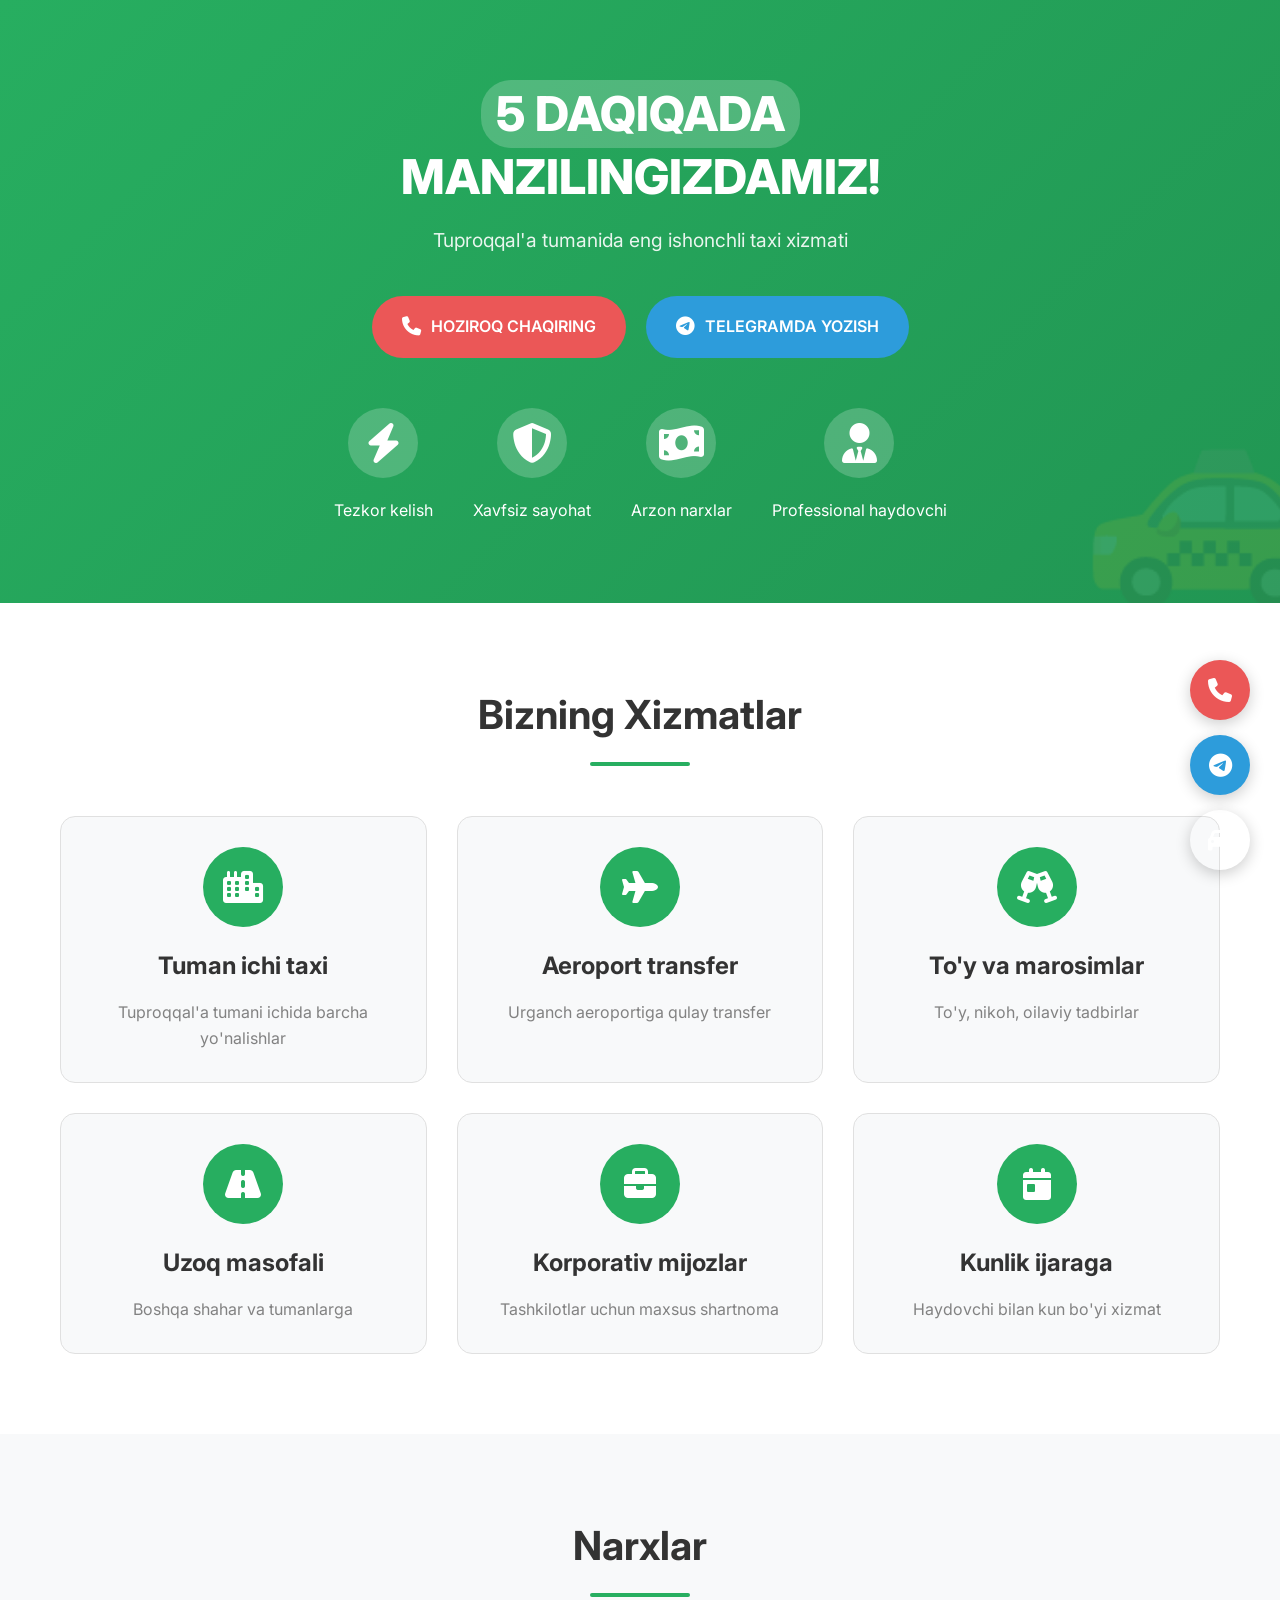
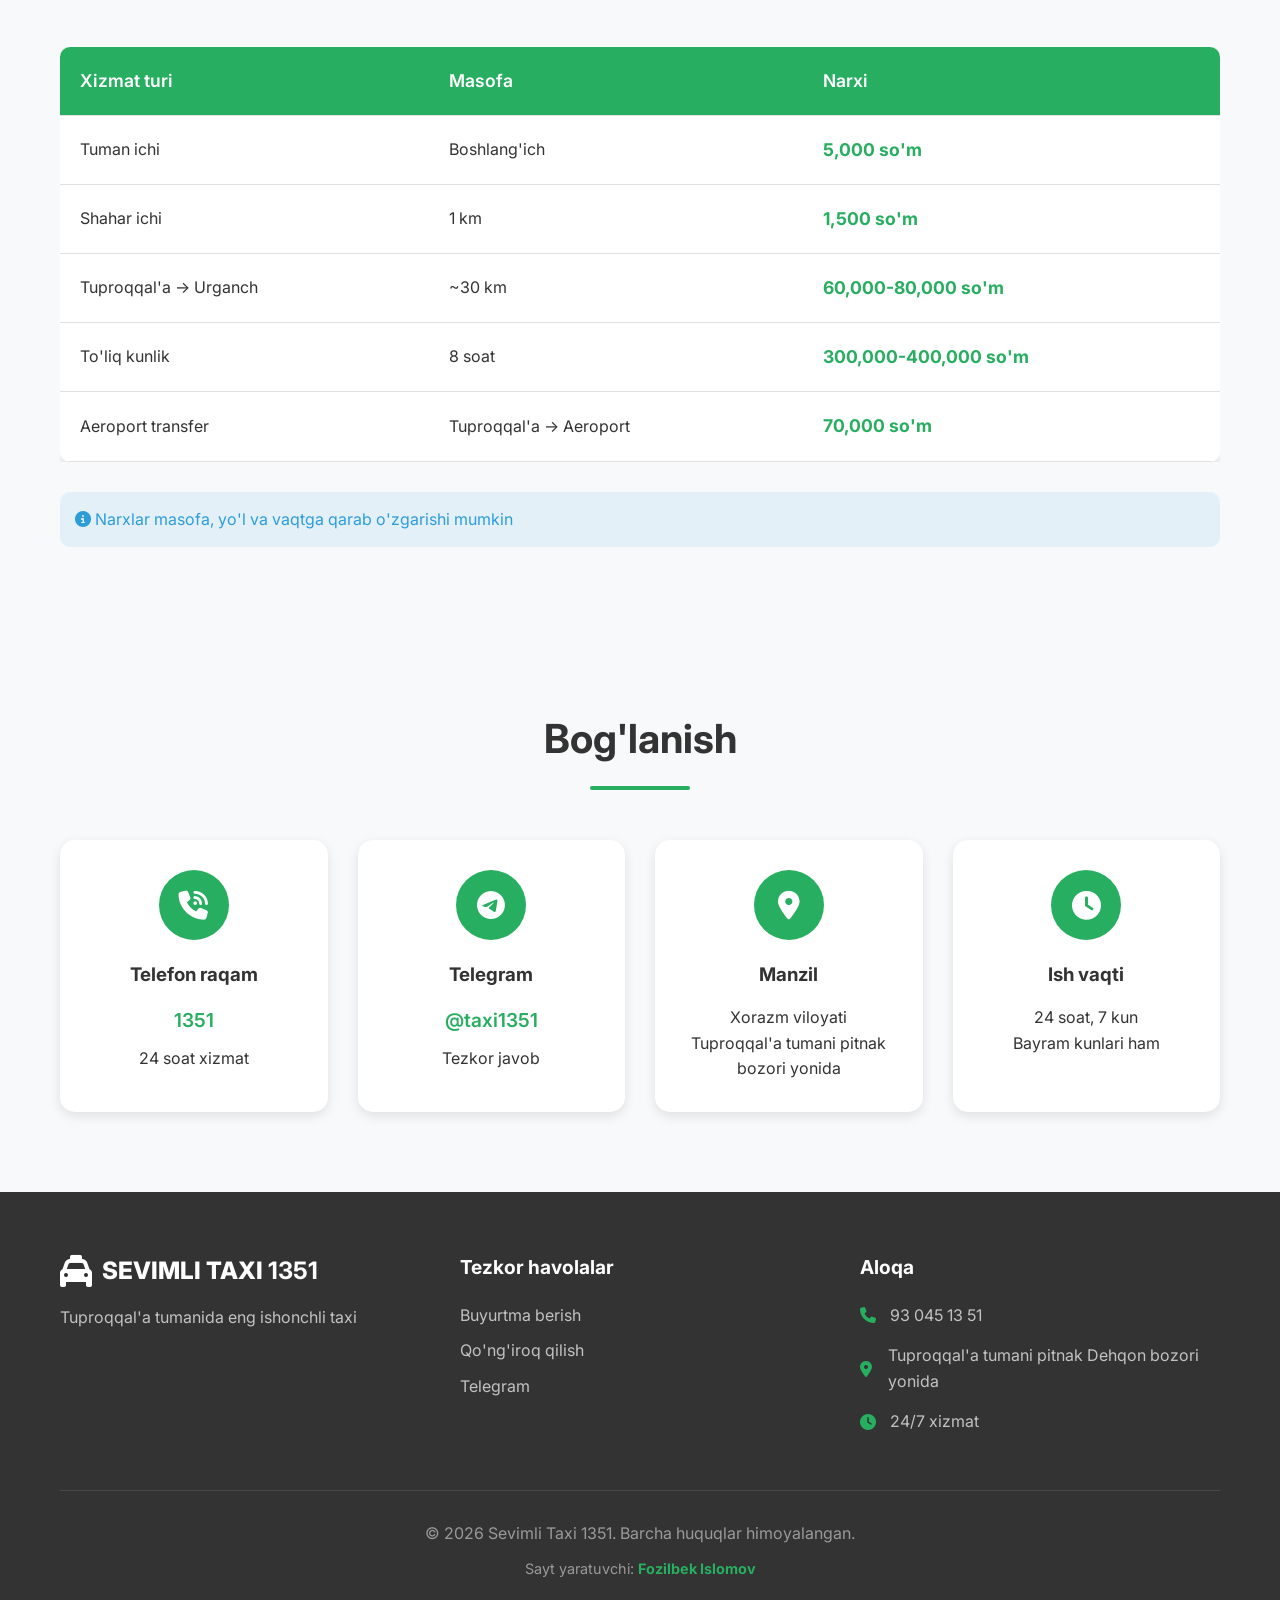
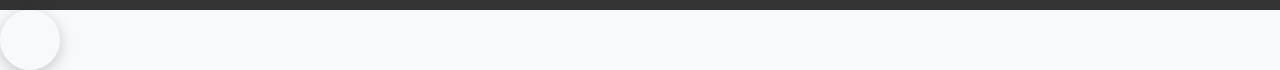
<file: index.html>
<!DOCTYPE html>
<html lang="uz">
<head>
    <meta charset="UTF-8">
    <meta name="viewport" content="width=device-width, initial-scale=1.0">
    <title>Sevimli Taxi 1351 - Tuproqqal'a Tumani </title>
    <link rel="stylesheet" href="sevimlitaxi.css">
    <link rel="stylesheet" href="https://cdnjs.cloudflare.com/ajax/libs/font-awesome/6.4.0/css/all.min.css">
    <link rel="preconnect" href="https://fonts.googleapis.com">
    <link rel="preconnect" href="https://fonts.gstatic.com" crossorigin>
    <link href="https://fonts.googleapis.com/css2?family=Inter:wght@300;400;500;600;700;800&display=swap" rel="stylesheet">
    <link rel="icon" type="" href="[data-uri]"
    <!-- HERO SECTION -->
    <section class="hero">
        <div class="container">
            <h1 class="hero-title">
                <span class="highlight">5 DAQIQADA</span><br>
                MANZILINGIZDAMIZ!
            </h1>
            <p class="hero-subtitle">Tuproqqal'a tumanida eng ishonchli taxi xizmati</p>
            
            <div class="cta-buttons">
                <a href="tel:1351" class="btn btn-call">
                    <i class="fas fa-phone"></i>
                    HOZIROQ CHAQIRING
              
                <a href="https://t.me/taxi1351" target="_blank" class="btn btn-telegram">
                    <i class="fab fa-telegram"></i>
                    TELEGRAMDA YOZISH
                </a>
            </div>
            
            <div class="features">
                <div class="feature">
                    <i class="fas fa-bolt"></i>
                    <span>Tezkor kelish</span>
                </div>
                <div class="feature">
                    <i class="fas fa-shield-alt"></i>
                    <span>Xavfsiz sayohat</span>
                </div>
                <div class="feature">
                    <i class="fas fa-money-bill-wave"></i>
                    <span>Arzon narxlar</span>
                </div>
                <div class="feature">
                    <i class="fas fa-user-tie"></i>
                    <span>Professional haydovchi</span>
                </div>
            </div>
        </div>
    </section>

    <!-- SERVICES -->
    <section class="services">
        <div class="container">
            <h2 class="section-title">Bizning Xizmatlar</h2>
            <div class="services-grid">
                <div class="service-card">
                    <div class="service-icon">
                        <i class="fas fa-city"></i>
                    </div>
                    <h3>Tuman ichi taxi</h3>
                    <p>Tuproqqal'a tumani ichida barcha yo'nalishlar</p>
                </div>
                
                <div class="service-card">
                    <div class="service-icon">
                        <i class="fas fa-plane"></i>
                    </div>
                    <h3>Aeroport transfer</h3>
                    <p>Urganch aeroportiga qulay transfer</p>
                </div>
                
                <div class="service-card">
                    <div class="service-icon">
                        <i class="fas fa-glass-cheers"></i>
                    </div>
                    <h3>To'y va marosimlar</h3>
                    <p>To'y, nikoh, oilaviy tadbirlar</p>
                </div>
                
                <div class="service-card">
                    <div class="service-icon">
                        <i class="fas fa-road"></i>
                    </div>
                    <h3>Uzoq masofali</h3>
                    <p>Boshqa shahar va tumanlarga</p>
                </div>
                
                <div class="service-card">
                    <div class="service-icon">
                        <i class="fas fa-briefcase"></i>
                    </div>
                    <h3>Korporativ mijozlar</h3>
                    <p>Tashkilotlar uchun maxsus shartnoma</p>
                </div>
                
                <div class="service-card">
                    <div class="service-icon">
                        <i class="fas fa-calendar-day"></i>
                    </div>
                    <h3>Kunlik ijaraga</h3>
                    <p>Haydovchi bilan kun bo'yi xizmat</p>
                </div>
            </div>
        </div>
    </section>

    <!-- PRICES -->
    <section class="prices">
        <div class="container">
            <h2 class="section-title">Narxlar</h2>
            <div class="price-table">
                <table>
                    <thead>
                        <tr>
                            <th>Xizmat turi</th>
                            <th>Masofa</th>
                            <th>Narxi</th>
                    </thead>
                    <tbody>
                        <tr>
                            <td>Tuman ichi</td>
                            <td>Boshlang'ich</td>
                            <td><span class="price">5,000 so'm</span></td>
                        </tr>
                        <tr>
                            <td>Shahar ichi</td>
                            <td>1 km</td>
                            <td><span class="price">1,500 so'm</span></td>
                        </tr>
                        <tr>
                            <td>Tuproqqal'a → Urganch</td>
                            <td>~30 km</td>
                            <td><span class="price">60,000-80,000 so'm</span></td>
                        </tr>
                        <tr>
                            <td>To'liq kunlik</td>
                            <td>8 soat</td>
                            <td><span class="price">300,000-400,000 so'm</span></td>
                        </tr>
                        <tr>
                            <td>Aeroport transfer</td>
                            <td>Tuproqqal'a → Aeroport</td>
                            <td><span class="price">70,000 so'm</span></td>
                        </tr>
                    </tbody>
                </table>
            </div>
            <div class="price-note">
                <p><i class="fas fa-info-circle"></i> Narxlar masofa, yo'l va vaqtga qarab o'zgarishi mumkin</p>
            </div>
        </div>
    </section>

   

    <!-- CONTACT -->
    <section class="contact">
        <div class="container">
            <h2 class="section-title">Bog'lanish</h2>
            <div class="contact-grid">
                <div class="contact-card">
                    <div class="contact-icon">
                        <i class="fas fa-phone-volume"></i>
                    </div>
                    <h3>Telefon raqam</h3>
                    <a href="tel:1351" class="contact-link">1351</a>
                    <p>24 soat xizmat</p>
                </div>
                
                <div class="contact-card">
                    <div class="contact-icon">
                        <i class="fab fa-telegram"></i>
                    </div>
                    <h3>Telegram</h3>
                    <a href="https://t.me/taxi1351" target="_blank" class="contact-link">@taxi1351</a>
                    <p>Tezkor javob</p>
                </div>
                
                <div class="contact-card">
                    <div class="contact-icon">
                        <i class="fas fa-map-marker-alt"></i>
                    </div>
                    <h3>Manzil</h3>
                    <p>Xorazm viloyati<br>Tuproqqal'a tumani pitnak  bozori yonida</p>
                </div>
                
                <div class="contact-card">
                    <div class="contact-icon">
                        <i class="fas fa-clock"></i>
                    </div>
                    <h3>Ish vaqti</h3>
                    <p>24 soat, 7 kun<br>Bayram kunlari ham</p>
                </div>
            </div>
        </div>
    </section>

    <!-- FOOTER -->
    <footer class="footer">
        <div class="container">
            <div class="footer-content">
                <div class="footer-logo">
                    <div class="logo">
                        <i class="fas fa-taxi"></i>
                        <span>SEVIMLI TAXI <strong>1351</strong></span>
                    </div>
                    <p class="footer-slogan">Tuproqqal'a tumanida eng ishonchli taxi</p>
                </div>
                
                <div class="footer-links">
                    <h4>Tezkor havolalar</h4>
                    <a href="#order">Buyurtma berish</a>
                    <a href="tel:1351">Qo'ng'iroq qilish</a>
                    <a href="https://t.me/taxi1351" target="_blank">Telegram</a>
                </div>
                
                <div class="footer-contact">
                    <h4>Aloqa</h4>
                    <p><i class="fas fa-phone"></i> 93 045 13 51</p>
                    <p><i class="fas fa-map-marker-alt"></i> Tuproqqal'a tumani pitnak Dehqon  bozori yonida</p>
                    <p><i class="fas fa-clock"></i> 24/7 xizmat</p>
                </div>
            </div>
            
            <div class="footer-bottom">
                <p>&copy; 2026 Sevimli Taxi 1351. Barcha huquqlar himoyalangan.</p>
                <p class="developer">Sayt yaratuvchi: <strong>Fozilbek Islomov</strong></p>
            </div>
        </div>
    </footer>

    <!-- FLOATING BUTTONS -->
    <div class="floating-buttons">
        <a href="tel:1351" class="float-btn call-float">
            <i class="fas fa-phone"></i>
        </a>
        <a href="https://t.me/taxi1351" target="_blank" class="float-btn telegram-float">
            <i class="fab fa-telegram"></i>
         <a href="#order" class="float-btn order-float">
            <i class="fas fa-car"></i>
        
    </div>

    <script src="sevimlitaxi.js"></script>
</body>
</html>
</file>
<file: sevimlitaxi.css>
/* ====== RESET & BASE STYLES ====== */
* {
    margin: 0;
    padding: 0;
    box-sizing: border-box;
}

:root {
    --primary: #27AE60;
    --primary-dark: #219653;
    --secondary: #2D9CDB;
    --accent: #EB5757;
    --dark: #333333;
    --light: #F8F9FA;
    --gray: #828282;
    --border: #E0E0E0;
    --shadow: 0 4px 12px rgba(0, 0, 0, 0.1);
    --transition: all 0.3s ease;
}

body {
    font-family: 'Inter', sans-serif;
    line-height: 1.6;
    color: var(--dark);
    background-color: var(--light);
}

.container {
    width: 100%;
    max-width: 1200px;
    margin: 0 auto;
    padding: 0 20px;
}

/* ====== HEADER ====== */
.header {
    background: white;
    box-shadow: var(--shadow);
    position: sticky;
    top: 0;
    z-index: 1000;
    padding: 15px 0;
}

.header .container {
    display: flex;
    justify-content: space-between;
    align-items: center;
    flex-wrap: wrap;
}

.logo-area {
    display: flex;
    flex-direction: column;
}

.logo {
    display: flex;
    align-items: center;
    font-size: 1.8rem;
    font-weight: 800;
    color: var(--primary);
    margin-bottom: 5px;
}

.logo i {
    margin-right: 10px;
    font-size: 2rem;
}

.logo-text {
    color: var(--dark);
}

.logo-number {
    background: var(--primary);
    color: white;
    padding: 2px 10px;
    border-radius: 20px;
    margin-left: 10px;
    font-size: 1.5rem;
}

.slogan {
    color: var(--gray);
    font-size: 0.9rem;
}

.contact-header {
    display: flex;
    gap: 30px;
    align-items: center;
}

.phone-number, .telegram-link {
    display: flex;
    align-items: center;
    gap: 8px;
    font-weight: 600;
}

.phone-number i {
    color: var(--accent);
    font-size: 1.2rem;
}

.telegram-link i {
    color: var(--secondary);
    font-size: 1.2rem;
}

.phone-link, .telegram-link a {
    color: var(--dark);
    text-decoration: none;
    font-size: 1.1rem;
    transition: var(--transition);
}

.phone-link:hover, .telegram-link a:hover {
    color: var(--primary);
}

/* ====== HERO SECTION ====== */
.hero {
    background: linear-gradient(135deg, var(--primary) 0%, var(--primary-dark) 100%);
    color: white;
    padding: 80px 0;
    text-align: center;
    position: relative;
    overflow: hidden;
}

.hero::before {
    content: '🚕';
    font-size: 200px;
    position: absolute;
    opacity: 0.1;
    right: -50px;
    bottom: -50px;
}

.hero-title {
    font-size: 3rem;
    margin-bottom: 20px;
    font-weight: 800;
    line-height: 1.2;
}

.highlight {
    background: rgba(255, 255, 255, 0.2);
    padding: 5px 15px;
    border-radius: 30px;
    display: inline-block;
}

.hero-subtitle {
    font-size: 1.2rem;
    margin-bottom: 40px;
    opacity: 0.9;
}

.cta-buttons {
    display: flex;
    justify-content: center;
    gap: 20px;
    margin-bottom: 50px;
    flex-wrap: wrap;
}

.btn {
    padding: 18px 30px;
    border: none;
    border-radius: 50px;
    font-size: 1rem;
    font-weight: 600;
    cursor: pointer;
    display: inline-flex;
    align-items: center;
    justify-content: center;
    gap: 10px;
    text-decoration: none;
    transition: var(--transition);
    min-width: 200px;
}

.btn i {
    font-size: 1.2rem;
}

.btn-call {
    background: var(--accent);
    color: white;
}
.btn-order {
    background: white;
    color: var(--primary);
}

.btn-order:hover {
    background: #f0f0f0;
    transform: translateY(-3px);
    box-shadow: var(--shadow);
}

.btn-call:hover {
    background: #d84343;
    transform: translateY(-3px);
    box-shadow: 0 10px 20px rgba(235, 87, 87, 0.3);
}



.btn-telegram {
    background: var(--secondary);
    color: white;
}

.btn-telegram:hover {
    background: #2383c9;
    transform: translateY(-3px);
    box-shadow: 0 10px 20px rgba(45, 156, 219, 0.3);
}

.features {
    display: flex;
    justify-content: center;
    gap: 40px;
    flex-wrap: wrap;
}

.feature {
    display: flex;
    flex-direction: column;
    align-items: center;
    gap: 10px;
}

.feature i {
    font-size: 2.5rem;
    background: rgba(255, 255, 255, 0.2);
    width: 70px;
    height: 70px;
    display: flex;
    align-items: center;
    justify-content: center;
    border-radius: 50%;
    margin-bottom: 10px;
}

/* ====== SERVICES ====== */
.services {
    padding: 80px 0;
    background: white;
}

.section-title {
    text-align: center;
    font-size: 2.5rem;
    margin-bottom: 50px;
    color: var(--dark);
    position: relative;
}

.section-title::after {
    content: '';
    display: block;
    width: 100px;
    height: 4px;
    background: var(--primary);
    margin: 15px auto;
    border-radius: 2px;
}

.services-grid {
    display: grid;
    grid-template-columns: repeat(auto-fit, minmax(300px, 1fr));
    gap: 30px;
}

.service-card {
    background: var(--light);
    border-radius: 15px;
    padding: 30px;
    text-align: center;
    transition: var(--transition);
    border: 1px solid var(--border);
}

.service-card:hover {
    transform: translateY(-10px);
    box-shadow: var(--shadow);
    border-color: var(--primary);
}

.service-icon {
    width: 80px;
    height: 80px;
    background: var(--primary);
    border-radius: 50%;
    display: flex;
    align-items: center;
    justify-content: center;
    margin: 0 auto 20px;
}

.service-icon i {
    font-size: 2rem;
    color: white;
}

.service-card h3 {
    font-size: 1.5rem;
    margin-bottom: 15px;
    color: var(--dark);
}

.service-card p {
    color: var(--gray);
}

/* ====== PRICES ====== */
.prices {
    padding: 80px 0;
    background: var(--light);
}

.price-table {
    overflow-x: auto;
    margin-bottom: 30px;
}

table {
    width: 100%;
    border-collapse: collapse;
    background: white;
    border-radius: 10px;
    overflow: hidden;
    box-shadow: var(--shadow);
}

thead {
    background: var(--primary);
    color: white;
}

th, td {
    padding: 20px;
    text-align: left;
    border-bottom: 1px solid var(--border);
}

th {
    font-weight: 600;
    font-size: 1.1rem;
}

tbody tr:hover {
    background: rgba(39, 174, 96, 0.05);
}

.price {
    color: var(--primary);
    font-weight: 700;
    font-size: 1.1rem;
}

.price-note {
    background: rgba(45, 156, 219, 0.1);
    padding: 15px;
    border-radius: 10px;
    display: flex;
    align-items: center;
    gap: 10px;
    color: var(--secondary);
}


.order-form {
    max-width: 800px;
    margin: 0 auto;
    background: var(--light);
    padding: 40px;
    border-radius: 15px;
    box-shadow: var(--shadow);
}

.form-group {
    margin-bottom: 25px;
}

.form-group label {
    display: flex;
    align-items: center;
    gap: 10px;
    margin-bottom: 8px;
    font-weight: 600;
    color: var(--dark);
}

.form-group label i {
    color: var(--primary);
}

.form-group input,
.form-group select {
    width: 100%;
    padding: 15px;
    border: 2px solid var(--border);
    border-radius: 10px;
    font-size: 1rem;
    font-family: 'Inter', sans-serif;
    transition: var(--transition);
}

.form-group input:focus,
.form-group select:focus {
    outline: none;
    border-color: var(--primary);
    box-shadow: 0 0 0 3px rgba(39, 174, 96, 0.2);
}

.btn-submit {
    background: var(--primary);
    color: white;
    width: 100%;
    padding: 20px;
    font-size: 1.1rem;
    margin-top: 20px;
}

.btn-submit:hover {
    background: var(--primary-dark);
    transform: translateY(-3px);
    box-shadow: 0 10px 20px rgba(39, 174, 96, 0.3);
}

.order-message {
    margin-top: 20px;
    padding: 15px;
    border-radius: 10px;
    text-align: center;
    font-weight: 600;
}

.success {
    background: rgba(39, 174, 96, 0.1);
    color: var(--primary);
    border: 1px solid var(--primary);
}

.error {
    background: rgba(235, 87, 87, 0.1);
    color: var(--accent);
    border: 1px solid var(--accent);
}

/* ====== CONTACT ====== */
.contact {
    padding: 80px 0;
    background: var(--light);
}

.contact-grid {
    display: grid;
    grid-template-columns: repeat(auto-fit, minmax(250px, 1fr));
    gap: 30px;
}

.contact-card {
    background: white;
    padding: 30px;
    border-radius: 15px;
    text-align: center;
    box-shadow: var(--shadow);
    transition: var(--transition);
}

.contact-card:hover {
    transform: translateY(-5px);
}

.contact-icon {
    width: 70px;
    height: 70px;
    background: var(--primary);
    border-radius: 50%;
    display: flex;
    align-items: center;
    justify-content: center;
    margin: 0 auto 20px;
}

.contact-icon i {
    font-size: 1.8rem;
    color: white;
}

.contact-card h3 {
    margin-bottom: 15px;
    color: var(--dark);
}

.contact-link {
    display: block;
    color: var(--primary);
    font-weight: 600;
    font-size: 1.2rem;
    text-decoration: none;
    margin-bottom: 10px;
}

.contact-link:hover {
    text-decoration: underline;
}

/* ====== FOOTER ====== */
.footer {
    background: var(--dark);
    color: white;
    padding: 60px 0 30px;
}

.footer-content {
    display: grid;
    grid-template-columns: repeat(auto-fit, minmax(250px, 1fr));
    gap: 40px;
    margin-bottom: 40px;
}

.footer-logo .logo {
    color: white;
    font-size: 1.5rem;
    margin-bottom: 15px;
}

.footer-slogan {
    color: rgba(255, 255, 255, 0.7);
    max-width: 300px;
}

.footer-links h4,
.footer-contact h4 {

    margin-bottom: 20px;
    font-size: 1.2rem;
}

.footer-links a {
    display: block;
    color: rgba(255, 255, 255, 0.7);
    text-decoration: none;
    margin-bottom: 10px;
    transition: var(--transition);
}

.footer-links a:hover {
    color: var(--primary);
    padding-left: 5px;
}

.footer-contact p {
    display: flex;
    align-items: center;
    gap: 10px;
    margin-bottom: 15px;
    color: rgba(255, 255, 255, 0.7);
}

.footer-contact i {
    color: var(--primary);
    width: 20px;
}

.footer-bottom {
    text-align: center;
    padding-top: 30px;
    border-top: 1px solid rgba(255, 255, 255, 0.1);
    color: rgba(255, 255, 255, 0.5);
}

.developer {
    margin-top: 10px;
    font-size: 0.9rem;
}

.developer strong {
    color: var(--primary);
}

/* ====== FLOATING BUTTONS ====== */
.floating-buttons {
    display: flex;
    position: fixed;
    bottom: 30px;
    right: 30px;
    display: flex;
    flex-direction: column;
    gap: 15px;
    z-index: 1000;
}

.float-btn {
    width: 60px;
    height: 60px;
    border-radius: 50%;
    display: flex;
    align-items: center;
    justify-content: center;
    color: white;
    font-size: 1.5rem;
    text-decoration: none;
    box-shadow: 0 4px 15px rgba(0, 0, 0, 0.2);
    transition: var(--transition);
}

.call-float {
    background: var(--accent);
}

.telegram-float {
    background: var(--secondary);
}




.float-btn:hover {
    transform: scale(1.1);
    box-shadow: 0 6px 20px rgba(0, 0, 0, 0.3);
}

/* ====== RESPONSIVE ====== */
@media (max-width: 768px) {
    .header .container {
        flex-direction: column;
        gap: 15px;
        text-align: center;
    }
    
    .hero-title {
        font-size: 2.2rem;
    }
    
    .btn {
        min-width: 100%;
    }
    
    .cta-buttons {
        flex-direction: column;
    }
    
    .features {
        gap: 20px;
    }
    
    .feature i {
        width: 50px;
        height: 50px;
        font-size: 1.8rem;
    }
    
    .section-title {
        font-size: 2rem;
    }
    
  
    
    .floating-buttons {
        bottom: 20px;
        right: 20px;
    }
    
    .float-btn {
        width: 50px;
        height: 50px;
        font-size: 1.2rem;
    }
}

@media (max-width: 480px) {
    .hero-title {
        font-size: 1.8rem;
    }
    
    .hero-subtitle {
        font-size: 1rem;
    }
    
    .services-grid,
    .contact-grid {
        grid-template-columns: 1fr;
    }
    
    th, td {
        padding: 10px;
        font-size: 0.9rem;
    }

}
</file>
